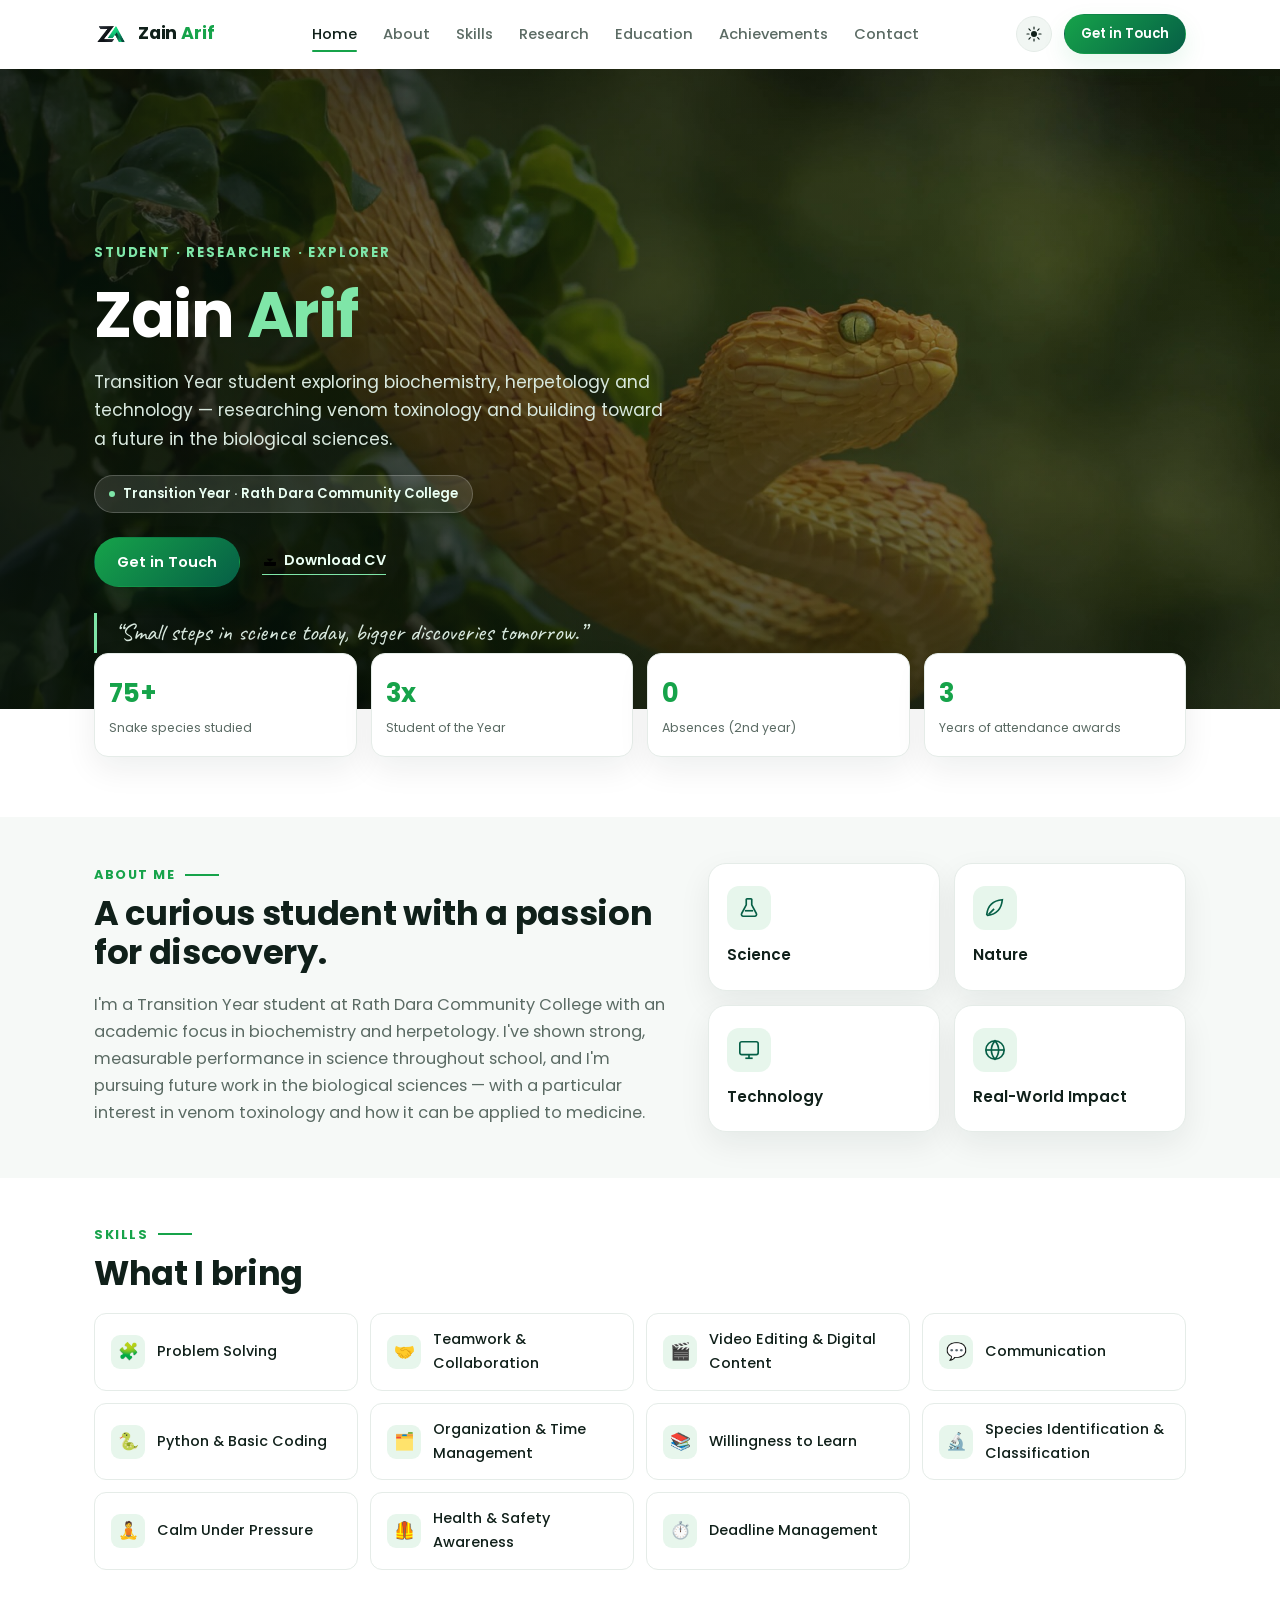
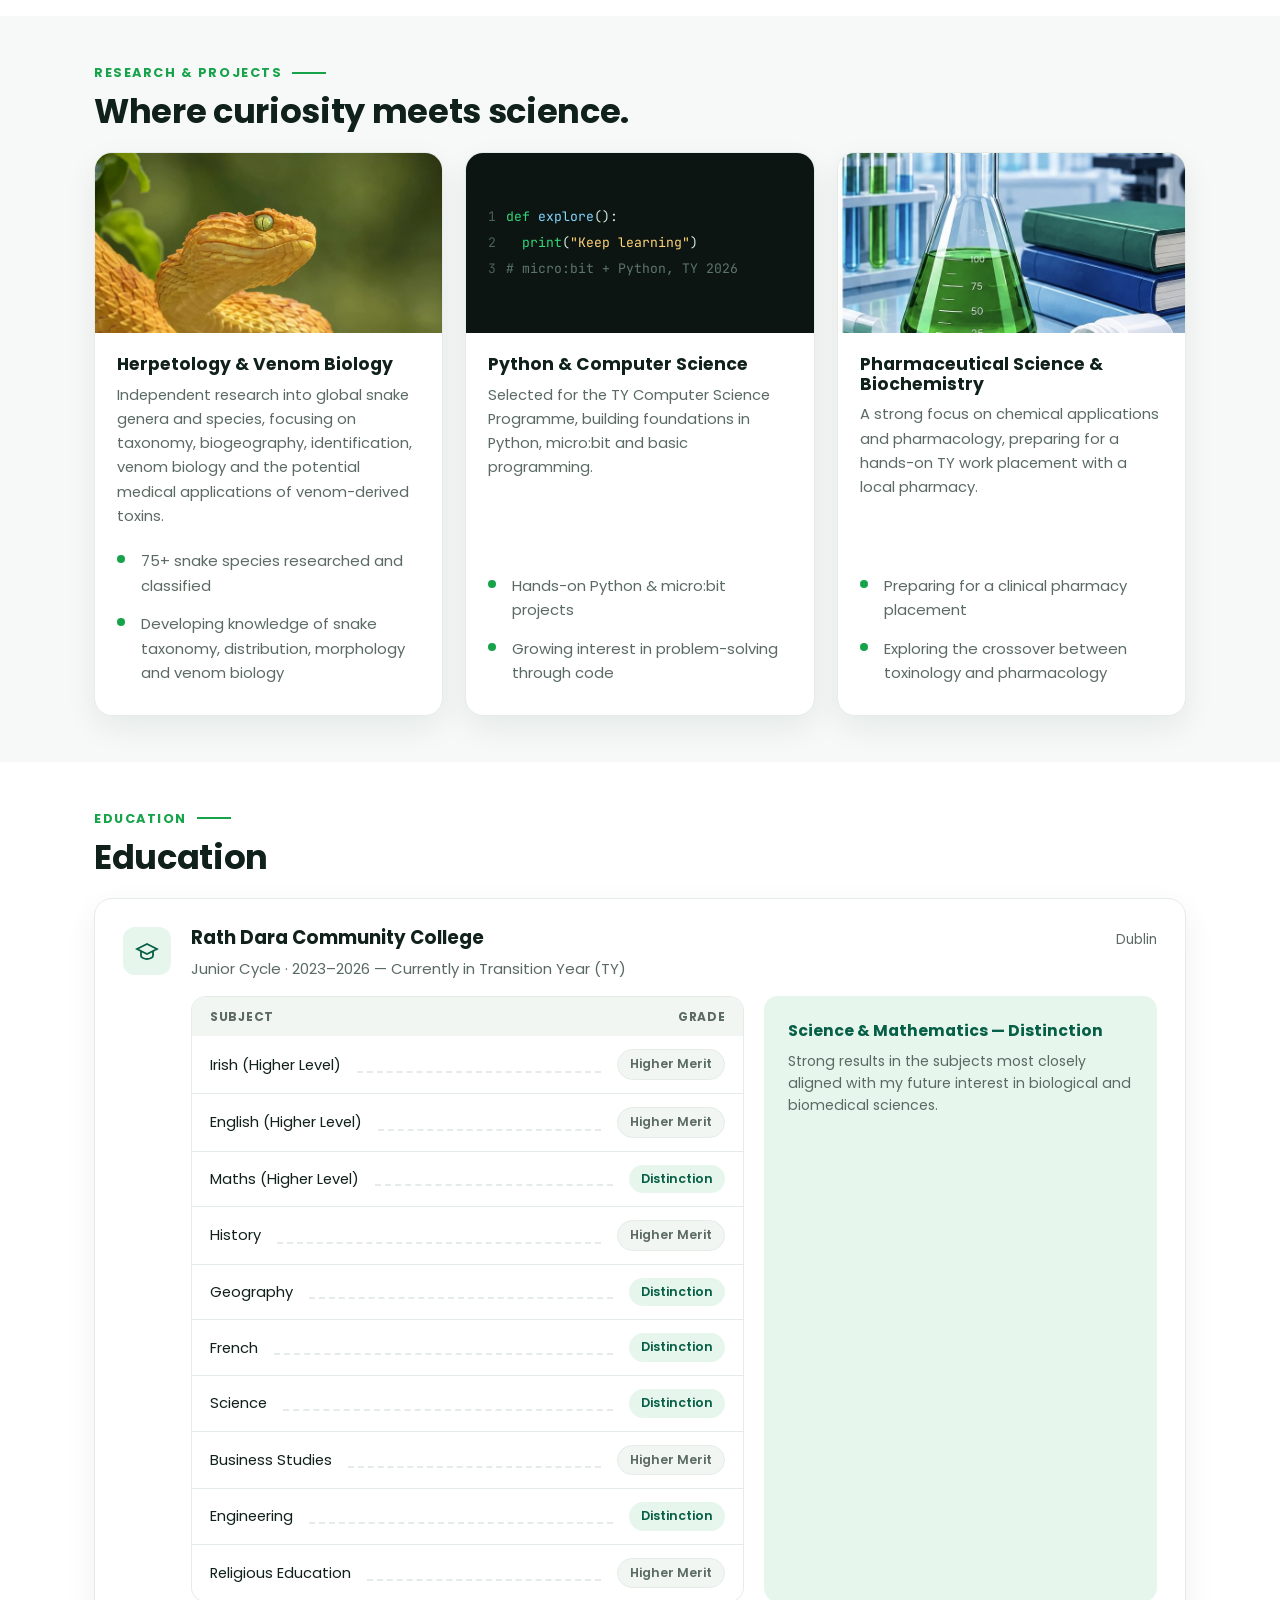
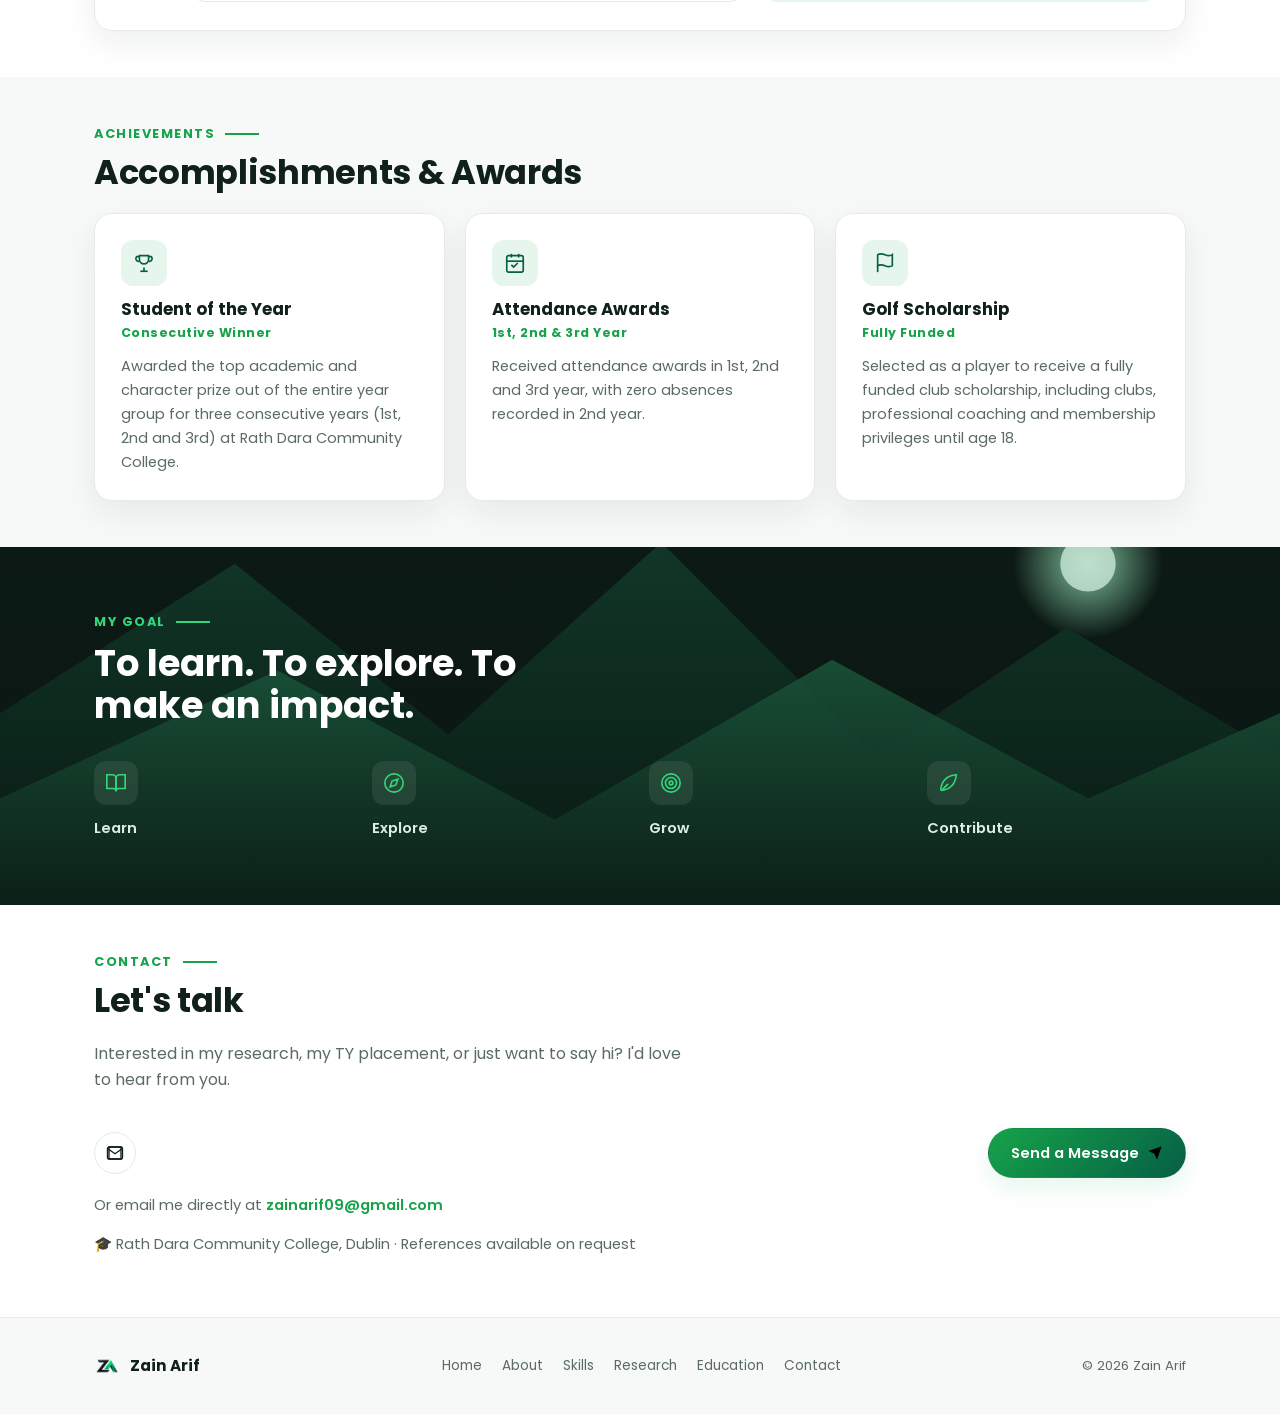
<file: index.html>
<!DOCTYPE html>
<html lang="en">
<head>
<meta charset="UTF-8">
<meta name="viewport" content="width=device-width, initial-scale=1.0">
<title>Zain Arif — Herpetology, Biochemistry &amp; Toxinology</title>
<meta name="description" content="Zain Arif — Transition Year student at Rath Dara Community College. Aspiring biochemist and herpetologist researching venom toxinology.">
<meta name="robots" content="index, follow">
<meta name="author" content="Zain Arif">
<link rel="canonical" href="https://zainarif.com/">
<meta name="theme-color" content="#16a34a">
<link rel="manifest" href="site.webmanifest">

<!-- Open Graph -->
<meta property="og:type" content="website">
<meta property="og:url" content="https://zainarif.com/">
<meta property="og:site_name" content="Zain Arif">
<meta property="og:title" content="Zain Arif — Herpetology, Biochemistry &amp; Toxinology">
<meta property="og:description" content="Transition Year student at Rath Dara Community College. Aspiring biochemist and herpetologist researching venom toxinology.">
<meta property="og:image" content="https://zainarif.com/assets/images/og-cover.jpg">
<meta property="og:image:width" content="1200">
<meta property="og:image:height" content="630">
<meta property="og:locale" content="en_IE">

<!-- Twitter Card -->
<meta name="twitter:card" content="summary_large_image">
<meta name="twitter:title" content="Zain Arif — Herpetology, Biochemistry &amp; Toxinology">
<meta name="twitter:description" content="Transition Year student at Rath Dara Community College. Aspiring biochemist and herpetologist researching venom toxinology.">
<meta name="twitter:image" content="https://zainarif.com/assets/images/og-cover.jpg">

<link rel="icon" href="favicon.ico?v=2" sizes="any">
<link rel="icon" type="image/png" sizes="32x32" href="assets/favicon-32.png?v=2">
<link rel="icon" type="image/png" sizes="16x16" href="assets/favicon-16.png?v=2">
<link rel="apple-touch-icon" href="assets/apple-touch-icon.png?v=2">
<link rel="preconnect" href="https://fonts.googleapis.com">
<link rel="preconnect" href="https://fonts.gstatic.com" crossorigin>
<link href="https://fonts.googleapis.com/css2?family=Poppins:wght@400;500;600;700&family=Caveat:wght@600&family=JetBrains+Mono:wght@400;500&display=swap" rel="stylesheet">
<link rel="stylesheet" href="css/style.css?v=11">
<script type="application/ld+json">
{
  "@context": "https://schema.org",
  "@type": "Person",
  "name": "Zain Arif",
  "url": "https://zainarif.com/",
  "image": "https://zainarif.com/assets/images/og-cover.jpg",
  "email": "mailto:zainarif09@gmail.com",
  "description": "Transition Year student researching herpetology, venom toxinology and biochemistry.",
  "knowsAbout": ["Herpetology", "Venom Biology", "Biochemistry", "Python"],
  "alumniOf": {
    "@type": "EducationalOrganization",
    "name": "Rath Dara Community College",
    "address": {
      "@type": "PostalAddress",
      "addressLocality": "Dublin",
      "addressCountry": "IE"
    }
  }
}
</script>
</head>
<body>

<!-- Icon sprite -->
<svg style="display:none" aria-hidden="true">
  <symbol id="i-flask" viewBox="0 0 24 24"><path d="M9 2v6.5L4 18a2 2 0 0 0 1.8 3h12.4a2 2 0 0 0 1.8-3l-5-9.5V2" stroke-linejoin="round"/><path d="M9 2h6"/><path d="M7.5 15h9"/></symbol>
  <symbol id="i-leaf" viewBox="0 0 24 24"><path d="M4 20c9-1 15-7 16-17-10 1-16 7-17 16z"/><path d="M5 19l6-6"/></symbol>
  <symbol id="i-monitor" viewBox="0 0 24 24"><rect x="2" y="3" width="20" height="14" rx="2"/><line x1="8" y1="21" x2="16" y2="21"/><line x1="12" y1="17" x2="12" y2="21"/></symbol>
  <symbol id="i-globe" viewBox="0 0 24 24"><circle cx="12" cy="12" r="10"/><line x1="2" y1="12" x2="22" y2="12"/><path d="M12 2a15.3 15.3 0 0 1 4 10 15.3 15.3 0 0 1-4 10 15.3 15.3 0 0 1-4-10 15.3 15.3 0 0 1 4-10z"/></symbol>
  <symbol id="i-book" viewBox="0 0 24 24"><path d="M2 3h6a4 4 0 0 1 4 4v14a3 3 0 0 0-3-3H2z"/><path d="M22 3h-6a4 4 0 0 0-4 4v14a3 3 0 0 1 3-3h7z"/></symbol>
  <symbol id="i-compass" viewBox="0 0 24 24"><circle cx="12" cy="12" r="10"/><polygon points="16.24 7.76 14.12 14.12 7.76 16.24 9.88 9.88 16.24 7.76"/></symbol>
  <symbol id="i-target" viewBox="0 0 24 24"><circle cx="12" cy="12" r="10"/><circle cx="12" cy="12" r="6"/><circle cx="12" cy="12" r="2"/></symbol>
  <symbol id="i-cap" viewBox="0 0 24 24"><path d="M22 10L12 5 2 10l10 5 10-5z"/><path d="M6 12v5c0 1.5 3 3 6 3s6-1.5 6-3v-5"/></symbol>
  <symbol id="i-trophy" viewBox="0 0 24 24"><path d="M7 4h10v4a5 5 0 0 1-10 0V4z"/><path d="M7 5H4a3 3 0 0 0 3 5"/><path d="M17 5h3a3 3 0 0 1-3 5"/><path d="M8 21h8"/><path d="M12 17v4"/></symbol>
  <symbol id="i-calendar" viewBox="0 0 24 24"><rect x="3" y="4" width="18" height="18" rx="2"/><line x1="16" y1="2" x2="16" y2="6"/><line x1="8" y1="2" x2="8" y2="6"/><line x1="3" y1="10" x2="21" y2="10"/><polyline points="8 14 10.5 16.5 15 12"/></symbol>
  <symbol id="i-flag" viewBox="0 0 24 24"><path d="M4 15s1-1 4-1 5 2 8 2 4-1 4-1V3s-1 1-4 1-5-2-8-2-4 1-4 1z"/><line x1="4" y1="22" x2="4" y2="15"/></symbol>
  <symbol id="i-download" viewBox="0 0 24 24"><path d="M21 15v4a2 2 0 0 1-2 2H5a2 2 0 0 1-2-2v-4"/><polyline points="7 10 12 15 17 10"/><line x1="12" y1="15" x2="12" y2="3"/></symbol>
  <symbol id="i-arrow" viewBox="0 0 24 24"><line x1="5" y1="12" x2="19" y2="12"/><polyline points="12 5 19 12 12 19"/></symbol>
  <symbol id="i-send" viewBox="0 0 24 24"><line x1="22" y1="2" x2="11" y2="13"/><polygon points="22 2 15 22 11 13 2 9 22 2"/></symbol>
  <symbol id="i-mail" viewBox="0 0 24 24"><path d="M4 4h16v16H4z" fill="none"/><path d="M22 6c0-1.1-.9-2-2-2H4c-1.1 0-2 .9-2 2v12c0 1.1.9 2 2 2h16c1.1 0 2-.9 2-2z"/><polyline points="22 6 12 13 2 6"/></symbol>
  <symbol id="i-wave" viewBox="0 0 24 24"><path d="M2 12c2-4 4-4 6 0s4 4 6 0 4-4 6 0"/></symbol>
  <symbol id="i-code" viewBox="0 0 24 24"><polyline points="16 18 22 12 16 6"/><polyline points="8 6 2 12 8 18"/></symbol>
</svg>

<div class="progress-bar" id="progressBar"></div>

<header class="nav-wrap" id="navWrap">
  <nav class="nav container">
    <a href="#home" class="brand">
      <img src="assets/logo-mark.png" alt="Zain Arif logo" class="brand-mark">
      <span class="brand-name">Zain <span class="accent">Arif</span></span>
    </a>
    <ul class="nav-links" id="navLinks">
      <li><a href="#home" class="nav-link active" data-link>Home</a></li>
      <li><a href="#about" class="nav-link" data-link>About</a></li>
      <li><a href="#skills" class="nav-link" data-link>Skills</a></li>
      <li><a href="#research" class="nav-link" data-link>Research</a></li>
      <li><a href="#education" class="nav-link" data-link>Education</a></li>
      <li><a href="#achievements" class="nav-link" data-link>Achievements</a></li>
      <li><a href="#contact" class="nav-link" data-link>Contact</a></li>
    </ul>
    <div class="nav-actions">
      <button id="themeToggle" class="icon-btn" aria-label="Toggle theme" title="Toggle theme">
        <svg id="themeIconSun" viewBox="0 0 24 24" width="16" height="16"><circle cx="12" cy="12" r="4.5"/><g stroke-width="1.8"><line x1="12" y1="1.5" x2="12" y2="4.5"/><line x1="12" y1="19.5" x2="12" y2="22.5"/><line x1="1.5" y1="12" x2="4.5" y2="12"/><line x1="19.5" y1="12" x2="22.5" y2="12"/><line x1="4.4" y1="4.4" x2="6.5" y2="6.5"/><line x1="17.5" y1="17.5" x2="19.6" y2="19.6"/><line x1="4.4" y1="19.6" x2="6.5" y2="17.5"/><line x1="17.5" y1="6.5" x2="19.6" y2="4.4"/></g></svg>
      </button>
      <a href="#contact" class="btn btn-primary btn-sm nav-cta">Get in Touch</a>
      <button class="hamburger" id="hamburger" aria-label="Open menu">
        <span></span><span></span><span></span>
      </button>
    </div>
  </nav>
</header>

<main>

  <!-- HERO -->
  <section id="home" class="hero">
    <div class="hero-banner reveal">
      <img src="assets/images/hero-banner.jpg" alt="Snake in its natural habitat surrounded by DNA strands, molecules and lab glassware — biochemistry meets herpetology" loading="eager">
      <div class="hero-banner-overlay"></div>
      <div class="hero-banner-inner container">
        <p class="eyebrow">Student · Researcher · Explorer</p>
        <h1>Zain <span class="accent">Arif</span></h1>
        <p class="hero-desc">
          Transition Year student exploring biochemistry, herpetology and technology —
          researching venom toxinology and building toward a future in the biological sciences.
        </p>
        <span class="hero-badge"><span class="dot"></span> Transition Year · Rath Dara Community College</span>
        <div class="hero-cta">
          <a href="#contact" class="btn btn-primary">Get in Touch</a>
          <a href="assets/Zain_Arif_CV.pdf?v=2" class="btn-link btn-link-light" download>
            <svg width="16" height="16"><use href="#i-download"/></svg> Download CV
          </a>
        </div>
        <p class="hero-quote">&ldquo;Small steps in science today, bigger discoveries tomorrow.&rdquo;</p>
      </div>
    </div>

    <div class="container">
      <div class="hero-stats reveal" style="--delay:.2s">
        <div class="stat-card">
          <span class="stat-num" data-count="75">0</span><span class="stat-suffix">+</span>
          <span class="stat-label">Snake species studied</span>
        </div>
        <div class="stat-card">
          <span class="stat-num" data-count="3">0</span><span class="stat-suffix">x</span>
          <span class="stat-label">Student of the Year</span>
        </div>
        <div class="stat-card">
          <span class="stat-num" data-count="0">0</span>
          <span class="stat-label">Absences (2nd year)</span>
        </div>
        <div class="stat-card">
          <span class="stat-num" data-count="3">0</span>
          <span class="stat-label">Years of attendance awards</span>
        </div>
      </div>
    </div>
  </section>

  <!-- ABOUT -->
  <section id="about" class="section alt">
    <div class="container about-grid">
      <div>
        <p class="section-tag reveal">About Me</p>
        <h2 class="section-title reveal">A curious student with a passion for discovery.</h2>
        <p class="about-text reveal" style="--delay:.05s">
          I'm a Transition Year student at Rath Dara Community College with an academic focus
          in biochemistry and herpetology. I've shown strong, measurable performance in science
          throughout school, and I'm pursuing future work in the biological sciences — with a
          particular interest in venom toxinology and how it can be applied to medicine.
        </p>
      </div>
      <div class="icon-grid">
        <div class="icon-card reveal">
          <div class="icon-circle"><svg><use href="#i-flask"/></svg></div>
          <h4>Science</h4>
        </div>
        <div class="icon-card reveal" style="--delay:.05s">
          <div class="icon-circle"><svg><use href="#i-leaf"/></svg></div>
          <h4>Nature</h4>
        </div>
        <div class="icon-card reveal" style="--delay:.1s">
          <div class="icon-circle"><svg><use href="#i-monitor"/></svg></div>
          <h4>Technology</h4>
        </div>
        <div class="icon-card reveal" style="--delay:.15s">
          <div class="icon-circle"><svg><use href="#i-globe"/></svg></div>
          <h4>Real-World Impact</h4>
        </div>
      </div>
    </div>
  </section>

  <!-- SKILLS -->
  <section id="skills" class="section">
    <div class="container">
      <p class="section-tag reveal">Skills</p>
      <h2 class="section-title reveal">What I bring</h2>
      <div class="skills-grid" id="skillsGrid"></div>
    </div>
  </section>

  <!-- RESEARCH & PROJECTS -->
  <section id="research" class="section alt">
    <div class="container">
      <p class="section-tag reveal">Research &amp; Projects</p>
      <h2 class="section-title reveal">Where curiosity meets science.</h2>

      <div class="project-grid">
        <div class="project-card reveal">
          <div class="project-media">
            <img src="assets/images/snake-card.jpg" alt="Close-up of a green pit viper, part of Zain's herpetology research" loading="lazy">
          </div>
          <div class="project-body">
            <h3>Herpetology &amp; Venom Biology</h3>
            <p>Independent research into global snake genera and species, focusing on taxonomy, biogeography, identification, venom biology and the potential medical applications of venom-derived toxins.</p>
            <ul class="check-list">
              <li>75+ snake species researched and classified</li>
              <li>Developing knowledge of snake taxonomy, distribution, morphology and venom biology</li>
            </ul>
          </div>
        </div>

        <div class="project-card reveal" style="--delay:.1s">
          <div class="project-media">
            <div class="code-card">
              <div class="ln"><span class="ln-num">1</span><span><span class="kw">def</span> <span class="fn">explore</span>():</span></div>
              <div class="ln"><span class="ln-num">2</span><span>&nbsp;&nbsp;<span class="kw">print</span>(<span class="str">"Keep learning"</span>)</span></div>
              <div class="ln"><span class="ln-num">3</span><span><span class="cm"># micro:bit + Python, TY 2026</span></span></div>
            </div>
          </div>
          <div class="project-body">
            <h3>Python &amp; Computer Science</h3>
            <p>Selected for the TY Computer Science Programme, building foundations in Python, micro:bit and basic programming.</p>
            <ul class="check-list">
              <li>Hands-on Python &amp; micro:bit projects</li>
              <li>Growing interest in problem-solving through code</li>
            </ul>
          </div>
        </div>

        <div class="project-card reveal" style="--delay:.2s">
          <div class="project-media">
            <img src="assets/images/pharma-card.jpg" alt="Lab flask with green liquid, test tubes, books and a microscope, representing pharmaceutical science and biochemistry" loading="lazy">
          </div>
          <div class="project-body">
            <h3>Pharmaceutical Science &amp; Biochemistry</h3>
            <p>A strong focus on chemical applications and pharmacology, preparing for a hands-on TY work placement with a local pharmacy.</p>
            <ul class="check-list">
              <li>Preparing for a clinical pharmacy placement</li>
              <li>Exploring the crossover between toxinology and pharmacology</li>
            </ul>
          </div>
        </div>
      </div>
    </div>
  </section>

  <!-- EDUCATION -->
  <section id="education" class="section">
    <div class="container">
      <p class="section-tag reveal">Education</p>
      <h2 class="section-title reveal">Education</h2>
      <div class="edu-card reveal">
        <div class="edu-icon"><svg><use href="#i-cap"/></svg></div>
        <div class="edu-body">
          <div class="edu-head">
            <h3>Rath Dara Community College</h3>
            <span class="edu-loc">Dublin</span>
          </div>
          <p class="edu-sub">Junior Cycle · 2023–2026 — Currently in Transition Year (TY)</p>
          <div class="grades-row">
            <div class="grades-table-wrap">
              <div class="grades-head"><span>Subject</span><span>Grade</span></div>
              <ul class="grades-list">
                <li><span class="g-subject">Irish (Higher Level)</span><span class="g-leader"></span><span class="grade-pill merit">Higher Merit</span></li>
                <li><span class="g-subject">English (Higher Level)</span><span class="g-leader"></span><span class="grade-pill merit">Higher Merit</span></li>
                <li><span class="g-subject">Maths (Higher Level)</span><span class="g-leader"></span><span class="grade-pill distinction">Distinction</span></li>
                <li><span class="g-subject">History</span><span class="g-leader"></span><span class="grade-pill merit">Higher Merit</span></li>
                <li><span class="g-subject">Geography</span><span class="g-leader"></span><span class="grade-pill distinction">Distinction</span></li>
                <li><span class="g-subject">French</span><span class="g-leader"></span><span class="grade-pill distinction">Distinction</span></li>
                <li><span class="g-subject">Science</span><span class="g-leader"></span><span class="grade-pill distinction">Distinction</span></li>
                <li><span class="g-subject">Business Studies</span><span class="g-leader"></span><span class="grade-pill merit">Higher Merit</span></li>
                <li><span class="g-subject">Engineering</span><span class="g-leader"></span><span class="grade-pill distinction">Distinction</span></li>
                <li><span class="g-subject">Religious Education</span><span class="g-leader"></span><span class="grade-pill merit">Higher Merit</span></li>
              </ul>
            </div>
            <div class="grades-highlight">
              <h4>Science &amp; Mathematics — Distinction</h4>
              <p>Strong results in the subjects most closely aligned with my future interest in biological and biomedical sciences.</p>
            </div>
          </div>
        </div>
      </div>
    </div>
  </section>

  <!-- ACHIEVEMENTS -->
  <section id="achievements" class="section alt">
    <div class="container">
      <p class="section-tag reveal">Achievements</p>
      <h2 class="section-title reveal">Accomplishments &amp; Awards</h2>

      <div class="award-grid">
        <div class="award-card reveal">
          <div class="award-icon"><svg><use href="#i-trophy"/></svg></div>
          <h3>Student of the Year</h3>
          <p class="award-note">Consecutive Winner</p>
          <p>Awarded the top academic and character prize out of the entire year group for three consecutive years (1st, 2nd and 3rd) at Rath Dara Community College.</p>
        </div>
        <div class="award-card reveal" style="--delay:.1s">
          <div class="award-icon"><svg><use href="#i-calendar"/></svg></div>
          <h3>Attendance Awards</h3>
          <p class="award-note">1st, 2nd &amp; 3rd Year</p>
          <p>Received attendance awards in 1st, 2nd and 3rd year, with zero absences recorded in 2nd year.</p>
        </div>
        <div class="award-card reveal" style="--delay:.2s">
          <div class="award-icon"><svg><use href="#i-flag"/></svg></div>
          <h3>Golf Scholarship</h3>
          <p class="award-note">Fully Funded</p>
          <p>Selected as a player to receive a fully funded club scholarship, including clubs, professional coaching and membership privileges until age 18.</p>
        </div>
      </div>
    </div>
  </section>

  <!-- GOAL BANNER -->
  <section class="goal-section">
    <div class="goal-bg">
      <svg viewBox="0 0 1200 400" preserveAspectRatio="xMidYMax slice">
        <defs>
          <linearGradient id="mGrad1" x1="0" y1="0" x2="0" y2="1">
            <stop offset="0%" stop-color="#123a2a"/>
            <stop offset="100%" stop-color="#0a1a13"/>
          </linearGradient>
          <linearGradient id="mGrad2" x1="0" y1="0" x2="0" y2="1">
            <stop offset="0%" stop-color="#1c5c3f"/>
            <stop offset="100%" stop-color="#0d2318"/>
          </linearGradient>
          <radialGradient id="moonGrad" cx="50%" cy="50%" r="50%">
            <stop offset="0%" stop-color="#9be8bd" stop-opacity=".9"/>
            <stop offset="100%" stop-color="#9be8bd" stop-opacity="0"/>
          </radialGradient>
        </defs>
        <circle cx="1020" cy="80" r="70" fill="url(#moonGrad)"/>
        <circle cx="1020" cy="80" r="26" fill="#dfffee" fill-opacity=".8"/>
        <polygon points="0,400 0,220 220,80 420,240 620,60 820,260 1000,140 1200,260 1200,400" fill="url(#mGrad1)"/>
        <polygon points="0,400 0,300 260,180 520,320 780,170 1020,300 1200,220 1200,400" fill="url(#mGrad2)" opacity=".85"/>
      </svg>
    </div>
    <div class="container goal-content">
      <p class="section-tag reveal">My Goal</p>
      <h2 class="goal-title reveal">To learn. To explore. To make an impact.</h2>
      <div class="goal-grid">
        <div class="goal-item reveal">
          <div class="goal-icon"><svg><use href="#i-book"/></svg></div>
          <span>Learn</span>
        </div>
        <div class="goal-item reveal" style="--delay:.05s">
          <div class="goal-icon"><svg><use href="#i-compass"/></svg></div>
          <span>Explore</span>
        </div>
        <div class="goal-item reveal" style="--delay:.1s">
          <div class="goal-icon"><svg><use href="#i-target"/></svg></div>
          <span>Grow</span>
        </div>
        <div class="goal-item reveal" style="--delay:.15s">
          <div class="goal-icon"><svg><use href="#i-leaf"/></svg></div>
          <span>Contribute</span>
        </div>
      </div>
    </div>
  </section>

  <!-- CONTACT -->
  <section id="contact" class="section contact-section">
    <div class="container">
      <p class="section-tag reveal">Contact</p>
      <h2 class="section-title reveal">Let's talk</h2>
      <p class="contact-lead reveal">
        Interested in my research, my TY placement, or just want to say hi? I'd love to hear from you.
      </p>

      <div class="contact-row reveal">
        <div class="social-row">
          <a class="social-btn" href="mailto:zainarif09@gmail.com" aria-label="Email"><svg><use href="#i-mail"/></svg></a>
        </div>
        <a href="mailto:zainarif09@gmail.com" class="btn btn-primary">
          Send a Message <svg width="16" height="16"><use href="#i-send"/></svg>
        </a>
      </div>
      <p class="contact-email reveal">Or email me directly at <a href="mailto:zainarif09@gmail.com">zainarif09@gmail.com</a></p>
      <p class="contact-email reveal">🎓 Rath Dara Community College, Dublin &middot; References available on request</p>
    </div>
  </section>

</main>

<footer class="site-footer">
  <div class="container footer-inner">
    <div class="footer-brand">
      <img src="assets/logo-mark.png" alt="Zain Arif logo">
      <span>Zain Arif</span>
    </div>
    <ul class="footer-links">
      <li><a href="#home">Home</a></li>
      <li><a href="#about">About</a></li>
      <li><a href="#skills">Skills</a></li>
      <li><a href="#research">Research</a></li>
      <li><a href="#education">Education</a></li>
      <li><a href="#contact">Contact</a></li>
    </ul>
    <p class="footer-copy">&copy; <span id="year"></span> Zain Arif</p>
  </div>
</footer>

<script src="js/script.js?v=11"></script>
</body>
</html>
</file>
<file: css/style.css>
/* ===== Design tokens ===== */
:root {
  --bg: #ffffff;
  --bg-alt: #f6f9f7;
  --surface: #ffffff;
  --surface-2: #f1f6f3;
  --border: #e5ece8;
  --text: #10201a;
  --text-dim: #5b6b64;
  --accent: #16a34a;
  --accent-dark: #065f46;
  --accent-soft: rgba(22, 163, 74, 0.10);
  --shadow: 0 12px 32px rgba(16, 32, 26, .07);
  --radius: 18px;
  --font: 'Poppins', system-ui, -apple-system, Segoe UI, Roboto, sans-serif;
  --accent-font: 'Caveat', cursive;
  --maxw: 1140px;
}

:root[data-theme="dark"] {
  --bg: #0b1210;
  --bg-alt: #0e1714;
  --surface: #121c18;
  --surface-2: #17251f;
  --border: #223129;
  --text: #eef4f0;
  --text-dim: #9db2a8;
  --accent: #34d67a;
  --accent-dark: #0f9d58;
  --accent-soft: rgba(52, 214, 122, 0.14);
  --shadow: 0 12px 32px rgba(0,0,0,.4);
}

* { box-sizing: border-box; }
html { scroll-behavior: smooth; }
body {
  margin: 0;
  background: var(--bg);
  color: var(--text);
  font-family: var(--font);
  line-height: 1.65;
  -webkit-font-smoothing: antialiased;
  transition: background .3s ease, color .3s ease;
  overflow-x: hidden;
}

.container { max-width: var(--maxw); margin: 0 auto; padding: 0 24px; }

a { color: inherit; text-decoration: none; }
ul { padding: 0; margin: 0; list-style: none; }
h1, h2, h3 { line-height: 1.15; margin: 0; font-weight: 700; }
img { max-width: 100%; display: block; }

/* ===== Progress bar ===== */
.progress-bar {
  position: fixed;
  top: 0; left: 0;
  height: 3px;
  width: 0%;
  background: linear-gradient(90deg, var(--accent), var(--accent-dark));
  z-index: 1000;
  transition: width .1s ease-out;
}

/* ===== Nav ===== */
.nav-wrap {
  position: sticky;
  top: 0;
  z-index: 100;
  backdrop-filter: blur(10px);
  background: color-mix(in srgb, var(--bg) 85%, transparent);
  border-bottom: 1px solid transparent;
  transition: border-color .3s ease, background .3s ease;
}
.nav-wrap.scrolled { border-bottom-color: var(--border); }
.nav {
  display: flex;
  align-items: center;
  justify-content: space-between;
  padding: 14px 24px;
}
.brand { display: flex; align-items: center; gap: 10px; }
.brand-mark { width: 34px; height: 34px; }
.brand-name { font-weight: 700; font-size: 1.1rem; letter-spacing: -.01em; }
.brand-name .accent { color: var(--accent); }

.nav-links {
  display: flex;
  gap: 26px;
}
.nav-link {
  font-size: .92rem;
  font-weight: 500;
  color: var(--text-dim);
  position: relative;
  padding: 4px 0;
  transition: color .2s ease;
}
.nav-link:hover, .nav-link.active { color: var(--text); }
.nav-link.active::after {
  content: '';
  position: absolute;
  left: 0; right: 0; bottom: -4px;
  height: 2px;
  background: var(--accent);
  border-radius: 2px;
}
.nav-actions { display: flex; align-items: center; gap: 12px; }
.icon-btn {
  background: var(--surface-2);
  border: 1px solid var(--border);
  color: var(--text);
  width: 36px; height: 36px;
  border-radius: 50%;
  display: grid;
  place-items: center;
  cursor: pointer;
  transition: border-color .2s ease, transform .2s ease;
  flex-shrink: 0;
}
.icon-btn:hover { border-color: var(--accent); transform: translateY(-1px); }
.icon-btn svg { fill: none; stroke: currentColor; stroke-linecap: round; }
.icon-btn svg circle { fill: currentColor; stroke: none; }

.hamburger {
  display: none;
  flex-direction: column;
  gap: 5px;
  background: none;
  border: none;
  cursor: pointer;
  padding: 6px;
}
.hamburger span {
  width: 22px; height: 2px;
  background: var(--text);
  border-radius: 2px;
  transition: transform .25s ease, opacity .25s ease;
}
.hamburger.open span:nth-child(1) { transform: translateY(7px) rotate(45deg); }
.hamburger.open span:nth-child(2) { opacity: 0; }
.hamburger.open span:nth-child(3) { transform: translateY(-7px) rotate(-45deg); }

/* ===== Buttons ===== */
.btn {
  display: inline-flex;
  align-items: center;
  gap: 8px;
  padding: 12px 22px;
  border-radius: 999px;
  font-weight: 600;
  font-size: .92rem;
  cursor: pointer;
  transition: transform .2s ease, box-shadow .2s ease, background .2s ease;
  border: 1px solid transparent;
  white-space: nowrap;
}
.btn-primary {
  background: linear-gradient(135deg, var(--accent), var(--accent-dark));
  color: #ffffff;
  box-shadow: 0 10px 24px var(--accent-soft);
}
.btn-primary:hover { transform: translateY(-2px); box-shadow: 0 14px 30px var(--accent-soft); }
.btn-ghost {
  border-color: var(--border);
  color: var(--text);
  background: var(--surface);
}
.btn-ghost:hover { border-color: var(--accent); color: var(--accent); transform: translateY(-2px); }
.btn-sm { padding: 8px 16px; font-size: .82rem; }
.btn-link {
  display: inline-flex;
  align-items: center;
  gap: 6px;
  color: var(--accent);
  font-weight: 600;
  font-size: .9rem;
  border-bottom: 1.5px solid var(--accent);
  padding-bottom: 2px;
  transition: gap .2s ease;
}
.btn-link:hover { gap: 10px; }

/* ===== Hero ===== */
.hero { position: relative; z-index: 1; padding: 0 0 60px; overflow: hidden; }

.hero-banner {
  position: relative;
  width: 100%;
  min-height: 640px;
  display: grid;
  grid-template-columns: minmax(0, 1fr);
  align-items: end;
  overflow: hidden;
}
.hero-banner img {
  position: absolute;
  inset: 0;
  width: 100%;
  height: 100%;
  object-fit: cover;
  object-position: 66% 44%;
}
.hero-banner-overlay {
  position: absolute;
  inset: 0;
  background: linear-gradient(90deg, rgba(6,14,10,.72) 0%, rgba(6,14,10,.4) 55%, rgba(6,14,10,.15) 100%),
              linear-gradient(180deg, rgba(6,14,10,.1) 0%, rgba(5,12,9,.55) 100%);
}
.hero-banner-inner {
  position: relative;
  z-index: 1;
  width: 100%;
  padding: 60px 24px 56px;
  color: #f4faf6;
  display: flex;
  flex-direction: column;
  align-items: flex-start;
  text-align: left;
}
.eyebrow {
  color: #7fe6a8;
  font-size: .82rem;
  font-weight: 700;
  letter-spacing: .14em;
  text-transform: uppercase;
  margin: 0 0 14px;
}
.hero h1 {
  font-size: clamp(2.6rem, 5.4vw, 4rem);
  letter-spacing: -.02em;
  margin-bottom: 16px;
  color: #ffffff;
}
.accent { color: var(--accent); }
.hero-banner-inner .accent { color: #7fe6a8; }
.hero-desc {
  color: #d8e8de;
  max-width: 52ch;
  font-size: 1.08rem;
  margin: 0 0 22px;
}
.hero-badge {
  display: inline-flex;
  align-items: center;
  gap: 8px;
  background: rgba(255,255,255,.12);
  border: 1px solid rgba(255,255,255,.2);
  color: #eafff3;
  padding: 7px 14px;
  border-radius: 999px;
  font-size: .82rem;
  font-weight: 600;
  margin-bottom: 24px;
}
.hero-badge .dot { width: 6px; height: 6px; border-radius: 50%; background: #7fe6a8; flex-shrink: 0; }
.hero-cta { display: flex; align-items: center; gap: 22px; flex-wrap: wrap; margin-bottom: 26px; }
.btn-link-light { color: #eafff3; border-bottom-color: #7fe6a8; }
.btn-link-light:hover { color: #7fe6a8; }
.hero-quote {
  font-family: var(--accent-font);
  font-size: 1.5rem;
  color: #d8e8de;
  margin: 0;
  padding-left: 18px;
  border-left: 3px solid #7fe6a8;
}

@media (max-width: 760px) {
  .hero-banner { min-height: 560px; }
  .hero-banner img { object-position: 72% 40%; }
  .hero-banner-overlay {
    background: linear-gradient(180deg, rgba(6,14,10,.4) 0%, rgba(6,14,10,.6) 45%, rgba(5,12,9,.94) 100%);
  }
  .hero-banner-inner { align-items: center; text-align: center; }
  .hero-cta { justify-content: center; }
  .hero-quote { text-align: center; border-left: none; padding-left: 0; margin: 0 auto; }
}

.hero-stats {
  position: relative;
  z-index: 2;
  display: grid;
  grid-template-columns: repeat(4, 1fr);
  gap: 14px;
  margin-top: -56px;
}
@media (max-width: 760px) {
  .hero-stats { margin-top: -40px; grid-template-columns: 1fr 1fr; }
}
.stat-card {
  background: var(--surface);
  border: 1px solid var(--border);
  border-radius: 14px;
  padding: 18px 14px;
  text-align: left;
  box-shadow: var(--shadow);
}
.stat-num, .stat-suffix {
  font-family: var(--font);
  font-size: 1.6rem;
  font-weight: 700;
  color: var(--accent);
}
.stat-label { display: block; color: var(--text-dim); font-size: .78rem; margin-top: 4px; }

/* ===== Sections ===== */
.section { position: relative; z-index: 1; padding: 46px 0; }
.section.alt { background: var(--bg-alt); }
.section-tag {
  color: var(--accent);
  font-size: .8rem;
  font-weight: 700;
  letter-spacing: .12em;
  text-transform: uppercase;
  margin: 0 0 10px;
  display: flex;
  align-items: center;
  gap: 10px;
}
.section-tag::after {
  content: '';
  height: 2px;
  width: 34px;
  background: var(--accent);
  display: inline-block;
}
.section-title {
  font-size: clamp(1.6rem, 3vw, 2.1rem);
  margin-bottom: 20px;
  letter-spacing: -.01em;
}

/* About */
.about-grid {
  display: grid;
  grid-template-columns: 1.2fr 1fr;
  gap: 40px;
  align-items: center;
}
.about-text { color: var(--text-dim); font-size: 1.02rem; margin-bottom: 4px; }
.icon-grid {
  display: grid;
  grid-template-columns: 1fr 1fr;
  gap: 14px;
}
.icon-card {
  background: var(--surface);
  border: 1px solid var(--border);
  border-radius: var(--radius);
  padding: 22px 18px;
  box-shadow: var(--shadow);
  transition: transform .2s ease, border-color .2s ease;
}
.icon-card:hover { transform: translateY(-4px); border-color: var(--accent); }
.icon-circle {
  width: 44px; height: 44px;
  border-radius: 12px;
  background: var(--accent-soft);
  display: grid;
  place-items: center;
  margin-bottom: 12px;
  color: var(--accent-dark);
}
:root[data-theme="dark"] .icon-circle { color: var(--accent); }
.icon-circle svg { width: 22px; height: 22px; stroke: currentColor; fill: none; stroke-width: 1.8; }
.icon-card h4 { font-size: .95rem; margin: 0; font-weight: 600; }

/* Skills */
.skills-grid {
  display: grid;
  grid-template-columns: repeat(auto-fill, minmax(220px, 1fr));
  gap: 12px;
}
.skill-chip {
  background: var(--surface);
  border: 1px solid var(--border);
  border-radius: 12px;
  padding: 14px 16px;
  display: flex;
  align-items: center;
  gap: 12px;
  transition: transform .2s ease, border-color .2s ease, background .2s ease;
}
.skill-chip:hover { transform: translateY(-3px); border-color: var(--accent); background: var(--surface-2); }
.skill-chip .ico {
  width: 34px; height: 34px;
  border-radius: 9px;
  background: var(--accent-soft);
  display: grid;
  place-items: center;
  font-size: 1.05rem;
  flex-shrink: 0;
}
.skill-chip span.label { font-size: .9rem; font-weight: 500; }

/* Project / research cards */
.project-grid {
  display: grid;
  grid-template-columns: repeat(3, 1fr);
  gap: 22px;
}
.project-card {
  background: var(--surface);
  border: 1px solid var(--border);
  border-radius: var(--radius);
  overflow: hidden;
  box-shadow: var(--shadow);
  transition: transform .25s ease, box-shadow .25s ease;
  display: flex;
  flex-direction: column;
}
.project-card:hover { transform: translateY(-6px); }
.project-media {
  height: 180px;
  display: flex;
  align-items: center;
  justify-content: center;
  background: linear-gradient(160deg, var(--surface-2), var(--bg-alt));
  overflow: hidden;
}
.project-media svg { width: 100%; height: 100%; }
.project-media img { width: 100%; height: 100%; object-fit: cover; }
.project-body { padding: 22px; flex: 1; display: flex; flex-direction: column; }
.project-body h3 { font-size: 1.08rem; margin-bottom: 8px; }
.project-body p { color: var(--text-dim); font-size: .92rem; margin: 0 0 14px; flex: 1; }

/* Code snippet mock */
.code-card {
  width: 100%; height: 100%;
  background: #0d1512;
  padding: 20px 22px;
  font-family: 'JetBrains Mono', ui-monospace, monospace;
  font-size: .82rem;
  color: #cfe8db;
  display: flex;
  flex-direction: column;
  justify-content: center;
  gap: 4px;
}
.code-card .ln { display: flex; gap: 10px; }
.code-card .ln-num { color: #4a6157; user-select: none; }
.code-card .kw { color: #34d67a; }
.code-card .fn { color: #7fd6ff; }
.code-card .str { color: #ffd479; }
.code-card .cm { color: #5b756b; }

/* Check list */
.check-list li {
  position: relative;
  padding: 7px 0 7px 24px;
  color: var(--text-dim);
  font-size: .93rem;
}
.check-list li::before {
  content: '';
  position: absolute;
  left: 0; top: 13px;
  width: 8px; height: 8px;
  border-radius: 50%;
  background: var(--accent);
}

/* Timeline */
.timeline { position: relative; padding-left: 34px; }
.timeline::before {
  content: '';
  position: absolute;
  left: 5px; top: 6px; bottom: 6px;
  width: 2px;
  background: var(--border);
}
.timeline-item { position: relative; margin-bottom: 30px; }
.timeline-item:last-child { margin-bottom: 0; }
.timeline-dot {
  position: absolute;
  left: -34px; top: 4px;
  width: 34px; height: 34px;
  border-radius: 50%;
  background: var(--accent-soft);
  display: grid;
  place-items: center;
  color: var(--accent-dark);
}
:root[data-theme="dark"] .timeline-dot { color: var(--accent); }
.timeline-dot svg { width: 16px; height: 16px; stroke: currentColor; fill: none; stroke-width: 2; }
.timeline-content {
  background: var(--surface);
  border: 1px solid var(--border);
  border-radius: var(--radius);
  padding: 22px 24px;
  box-shadow: var(--shadow);
}
.timeline-date {
  color: var(--accent);
  font-size: .78rem;
  font-weight: 700;
  letter-spacing: .06em;
}
.timeline-content h3 { margin: 6px 0 2px; font-size: 1.1rem; }
.timeline-sub { color: var(--text-dim); font-size: .87rem; margin: 0 0 12px; }

/* Education */
.edu-card {
  background: var(--surface);
  border: 1px solid var(--border);
  border-radius: var(--radius);
  padding: 28px;
  box-shadow: var(--shadow);
  display: flex;
  gap: 20px;
  align-items: flex-start;
}
.edu-icon {
  width: 48px; height: 48px;
  border-radius: 12px;
  background: var(--accent-soft);
  color: var(--accent-dark);
  display: grid;
  place-items: center;
  flex-shrink: 0;
}
:root[data-theme="dark"] .edu-icon { color: var(--accent); }
.edu-icon svg { width: 24px; height: 24px; stroke: currentColor; fill: none; stroke-width: 1.8; }
.edu-body { min-width: 0; flex: 1; }
.edu-head { display: flex; justify-content: space-between; align-items: baseline; flex-wrap: wrap; gap: 8px; }
.edu-head h3 { font-size: 1.15rem; }
.edu-loc { color: var(--text-dim); font-size: .85rem; }
.edu-sub { color: var(--text-dim); margin: 6px 0 14px; font-size: .93rem; }

.grades-row {
  display: flex;
  align-items: stretch;
  gap: 20px;
}
.grades-table-wrap {
  flex: 1.6;
  min-width: 0;
  border: 1px solid var(--border);
  border-radius: 14px;
  overflow: hidden;
  align-self: flex-start;
}
.grades-highlight {
  flex: 1;
  min-width: 0;
  background: var(--accent-soft);
  border-radius: 14px;
  padding: 22px 24px;
}
.grades-highlight h4 {
  font-size: .98rem;
  color: var(--accent-dark);
  margin: 0 0 8px;
}
:root[data-theme="dark"] .grades-highlight h4 { color: var(--accent); }
.grades-highlight p {
  color: var(--text-dim);
  font-size: .88rem;
  line-height: 1.55;
  margin: 0;
}
.grades-head {
  display: flex;
  justify-content: space-between;
  background: var(--surface-2);
  color: var(--text-dim);
  font-size: .75rem;
  font-weight: 700;
  letter-spacing: .06em;
  text-transform: uppercase;
  padding: 10px 18px;
}
.grades-list {
  list-style: none;
  margin: 0;
  padding: 0;
}
.grades-list li {
  display: flex;
  align-items: center;
  gap: 16px;
  padding: 13px 18px;
  border-top: 1px solid var(--border);
  font-size: .92rem;
}
.grades-list li:first-child { border-top: none; }
.g-subject { min-width: 0; }
.g-leader {
  flex: 1;
  min-width: 24px;
  align-self: flex-end;
  margin-bottom: 7px;
  border-bottom: 2px dashed var(--border);
}
.grade-pill {
  display: inline-block;
  padding: 4px 12px;
  border-radius: 999px;
  font-size: .78rem;
  font-weight: 600;
  white-space: nowrap;
}
.grade-pill.distinction { background: var(--accent-soft); color: var(--accent-dark); }
:root[data-theme="dark"] .grade-pill.distinction { color: var(--accent); }
.grade-pill.merit { background: var(--surface-2); color: var(--text-dim); border: 1px solid var(--border); }

/* Achievements */
.award-grid {
  display: grid;
  grid-template-columns: repeat(auto-fit, minmax(260px, 1fr));
  gap: 20px;
}
.award-card {
  background: var(--surface);
  border: 1px solid var(--border);
  border-radius: var(--radius);
  padding: 26px;
  box-shadow: var(--shadow);
  transition: transform .25s ease, border-color .25s ease;
}
.award-card:hover { transform: translateY(-6px); border-color: var(--accent); }
.award-icon {
  width: 46px; height: 46px;
  border-radius: 12px;
  background: var(--accent-soft);
  color: var(--accent-dark);
  display: grid;
  place-items: center;
  margin-bottom: 14px;
}
:root[data-theme="dark"] .award-icon { color: var(--accent); }
.award-icon svg { width: 22px; height: 22px; stroke: currentColor; fill: none; stroke-width: 1.8; }
.award-card h3 { font-size: 1.05rem; margin-bottom: 4px; }
.award-note {
  color: var(--accent);
  font-size: .78rem;
  font-weight: 700;
  letter-spacing: .04em;
  margin: 0 0 10px;
}
.award-card p:last-child { color: var(--text-dim); font-size: .91rem; margin: 0; }

/* Goal / impact banner */
.goal-section {
  position: relative;
  overflow: hidden;
  padding: 64px 0;
  color: #f2f8f4;
  background: linear-gradient(180deg, #0c1a15, #0a1512);
}
.goal-bg {
  position: absolute;
  inset: 0;
  z-index: 0;
  opacity: .9;
}
.goal-bg svg { width: 100%; height: 100%; }
.goal-content { position: relative; z-index: 1; }
.goal-section .section-tag { color: #34d67a; }
.goal-section .section-tag::after { background: #34d67a; }
.goal-title {
  font-size: clamp(1.6rem, 3.4vw, 2.3rem);
  max-width: 20ch;
  margin-bottom: 34px;
  color: #ffffff;
}
.goal-grid {
  display: grid;
  grid-template-columns: repeat(4, 1fr);
  gap: 18px;
}
.goal-item { text-align: left; }
.goal-icon {
  width: 44px; height: 44px;
  border-radius: 12px;
  background: rgba(255,255,255,.08);
  display: grid;
  place-items: center;
  margin-bottom: 10px;
  color: #34d67a;
}
.goal-icon svg { width: 22px; height: 22px; stroke: currentColor; fill: none; stroke-width: 1.8; }
.goal-item span { font-size: .92rem; font-weight: 600; color: #dceee3; }

/* Contact */
.contact-lead { color: var(--text-dim); max-width: 60ch; margin-bottom: 34px; }
.contact-row {
  display: flex;
  justify-content: space-between;
  align-items: center;
  flex-wrap: wrap;
  gap: 24px;
}
.social-row { display: flex; gap: 12px; }
.social-btn {
  width: 42px; height: 42px;
  border-radius: 50%;
  background: var(--surface);
  border: 1px solid var(--border);
  display: grid;
  place-items: center;
  color: var(--text);
  transition: all .2s ease;
}
.social-btn svg { width: 18px; height: 18px; stroke: currentColor; fill: none; stroke-width: 1.8; }
.social-btn:hover { background: var(--accent); border-color: var(--accent); color: #fff; transform: translateY(-3px); }
.contact-email {
  color: var(--text-dim);
  font-size: .92rem;
}
.contact-email a { color: var(--accent); font-weight: 600; }

/* Footer */
.site-footer {
  position: relative; z-index: 1;
  border-top: 1px solid var(--border);
  padding: 24px 0;
  background: var(--bg-alt);
}
.footer-inner {
  display: flex;
  justify-content: space-between;
  align-items: center;
  flex-wrap: wrap;
  gap: 14px;
}
.footer-brand { display: flex; align-items: center; gap: 10px; }
.footer-brand img { width: 26px; height: 26px; }
.footer-brand span { font-weight: 700; font-size: .95rem; }
.footer-links { display: flex; gap: 20px; flex-wrap: wrap; }
.footer-links a { color: var(--text-dim); font-size: .85rem; transition: color .2s ease; }
.footer-links a:hover { color: var(--accent); }
.footer-copy { color: var(--text-dim); font-size: .82rem; }

/* ===== Reveal animation ===== */
.reveal {
  opacity: 0;
  transform: translateY(22px);
  transition: opacity .7s ease, transform .7s ease;
  transition-delay: var(--delay, 0s);
}
.reveal.in-view { opacity: 1; transform: none; }

/* ===== Responsive ===== */
@media (max-width: 980px) {
  .hero-grid { grid-template-columns: 1fr; }
  .hero-visual { order: -1; max-width: 320px; margin: 0 auto; }
  .about-grid { grid-template-columns: 1fr; }
  .project-grid { grid-template-columns: 1fr 1fr; }
  .goal-grid { grid-template-columns: 1fr 1fr; }
  .hero-stats { grid-template-columns: 1fr 1fr; }
}

@media (max-width: 760px) {
  .nav-links {
    position: fixed;
    top: 62px; left: 0; right: 0;
    background: var(--bg);
    border-bottom: 1px solid var(--border);
    flex-direction: column;
    padding: 18px 24px 24px;
    gap: 14px;
    transform: translateY(-120%);
    opacity: 0;
    transition: transform .3s ease, opacity .3s ease;
  }
  .nav-links.open { transform: translateY(0); opacity: 1; }
  .hamburger { display: flex; }
  .hero { padding: 0 0 40px; }
  .section { padding: 36px 0; }
  .project-grid { grid-template-columns: 1fr; }
  .goal-grid { grid-template-columns: 1fr 1fr; }
  .edu-card { flex-direction: column; padding: 20px; }
  .grades-row { flex-direction: column; }
  .grades-head, .grades-list li { padding: 10px 14px; }
  .grades-list li { gap: 10px; font-size: .85rem; }
  .grade-pill { font-size: .72rem; padding: 3px 10px; }
  .contact-row { flex-direction: column; align-items: flex-start; }
  .nav-cta { display: none; }
}
</file>
